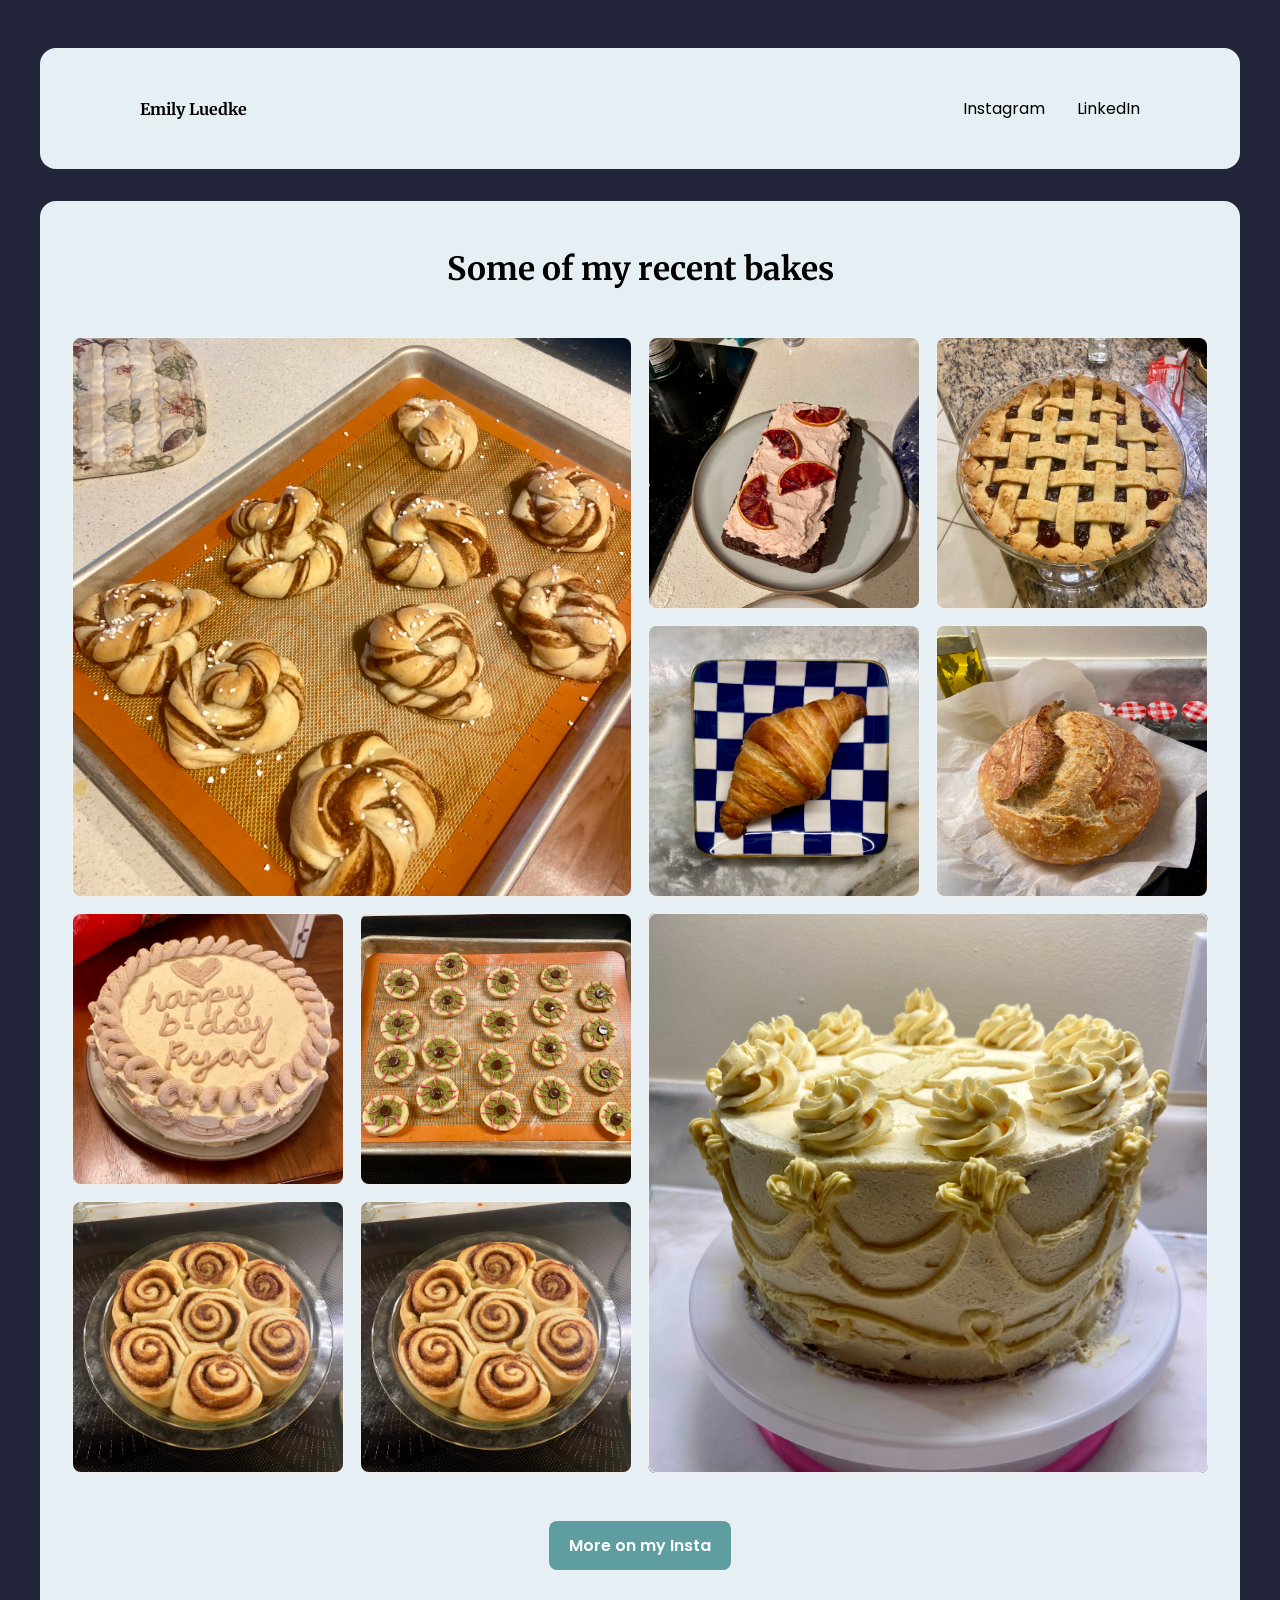
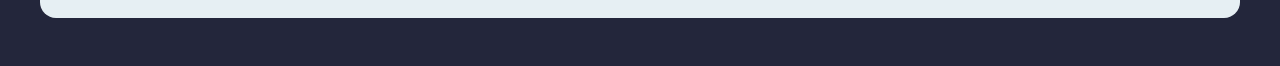
<file: bakes.html>
<!DOCTYPE html>
<html lang="en">
<head>
    <meta charset="UTF-8">
    <meta name="viewport" content="width=device-width, initial-scale=1.0">
    <title>Emily Luedke</title>
    <link rel="stylesheet" href="bake-style.css">
</head>

<body>
    <header>
        <nav>
            <ul>
                <li><a href="index.html">Emily Luedke</a></li>
                <li><a href="https://www.instagram.com/emilyluedke/">Instagram</a></li>
                <li><a href="https://www.linkedin.com/in/emily-luedke/">LinkedIn</a></li>
            </ul>
        </nav>
    </header>

    <section id="my-work">
        <h2>Some of my recent bakes</h2>
        <div id="test" class="grid-container">
            
            <div style="grid-area: img1" class="flip-box">
                <div class="flip-box-inner">
                    <div class="flip-box-front">
                        <img  src="bakes/kanellbular.jpg" alt="">
                    </div>
                    <div class="flip-box-back">
                        <div>Kanelbullar (Swedish cardamom buns)</div>
                    </div>
                </div>
            </div>

            <div style="grid-area: img2" class="flip-box">
                <div class="flip-box-inner">
                    <div class="flip-box-front">
                        <img src="bakes/blood-orange.jpg" alt="liuywehrf">
                    </div>
                    <div class="flip-box-back">
                        <div>Blood oranage chocolate cake</div>
                    </div>
                </div>
            </div>

            <div style="grid-area: img3" class="flip-box">
                <div class="flip-box-inner">
                    <div class="flip-box-front">
                        <img  src="bakes/cherry-pie.jpg" alt="">
                    </div>
                    <div class="flip-box-back">
                        <div>Cherry pie</div>
                    </div>
                </div>
            </div>

            <div style="grid-area: img4" class="flip-box">
                <div class="flip-box-inner">
                    <div class="flip-box-front">
                        <img  src="bakes/croisant.jpg" alt="">
                    </div>
                    <div class="flip-box-back">
                        <div>Croissants</div>
                    </div>
                </div>
            </div>

            <div style="grid-area: img5" class="flip-box">
                <div class="flip-box-inner">
                    <div class="flip-box-front">
                        <img  src="bakes/sourdough.jpeg" alt="">
                    </div>
                    <div class="flip-box-back">
                        <div>Sourdough bread</div>
                    </div>
                </div>
            </div>

            <div style="grid-area: img6" class="flip-box">
                <div class="flip-box-inner">
                    <div class="flip-box-front">
                        <img  src="bakes/cake.jpeg" alt="">
                    </div>
                    <div class="flip-box-back">
                        <div>Cardamom orange cake</div>
                    </div>
                </div>
            </div>

            <div style="grid-area: img7" class="flip-box">
                <div class="flip-box-inner">
                    <div class="flip-box-front">
                        <img  src="bakes/halloween.jpeg" alt="">
                    </div>
                    <div class="flip-box-back">
                        <div>Spooky sugar cookies</div>
                    </div>
                </div>
            </div>

            <div style="grid-area: img8" class="flip-box">
                <div class="flip-box-inner">
                    <div class="flip-box-front">
                        <img  src="bakes/cake2.jpeg" alt="">
                    </div>
                    <div class="flip-box-back">
                        <div>Mango sticky rice cake</div>
                    </div>
                </div>
            </div>

            <div style="grid-area: img9" class="flip-box">
                <div class="flip-box-inner">
                    <div class="flip-box-front">
                        <img  src="bakes/cinnamon-rolls.jpeg" alt="">
                    </div>
                    <div class="flip-box-back">
                        <div>Cinnamon rolls</div>
                    </div>
                </div>
            </div>

            <div style="grid-area: img10" class="flip-box">
                <div class="flip-box-inner">
                    <div class="flip-box-front">
                        <img  src="bakes/cinnamon-rolls.jpeg" alt="">
                    </div>
                    <div class="flip-box-back">
                        <div>Tejuygxt.</div>
                    </div>
                </div>
            </div>
           
            <!-- <img style="grid-area: img1" src="bakes/kanellbular.jpg" alt="">  -->
            <!-- <img style="grid-area: img2" src="bakes/blood-orange.jpg" alt="">  -->
            <!-- <img style="grid-area: img3" src="bakes/cherry-pie.jpg" alt=""> -->
            <!-- <img style="grid-area: img4" src="bakes/croisant.jpg" alt=""> -->
            <!-- <img style="grid-area: img5" src="bakes/sourdough.jpeg" alt=""> -->
            <!-- <img style="grid-area: img6" src="bakes/cake.jpeg" alt=""> -->
            <!-- <img style="grid-area: img7" src="bakes/halloween.jpeg" alt=""> -->
            <img style="grid-area: img8" src="bakes/cinnamon-rolls.jpeg" alt="">
            <!-- <img style="grid-area: img9" src="bakes/cinnamon-rolls.jpeg" alt=""> -->
            <!-- <img style="grid-area: img3" src="bakes/cinnamon-rolls.jpeg" alt=""> -->
        <!-- <span style="grid-area: img3"></span> -->
        </div>
        <a href="https://www.instagram.com/emilyluedke/" class="cta-button">More on my Insta</a>
    </section>
</body>
</file>
<file: bake-style.css>
@import url('https://fonts.googleapis.com/css2?family=Cormorant+Garamond:ital,wght@0,300..700;1,300..700&display=swap');
@import url('https://fonts.googleapis.com/css2?family=Cormorant+Garamond:ital,wght@0,300..700;1,300..700&family=Poppins:ital,wght@0,100;0,200;0,300;0,400;0,500;0,600;0,700;0,800;0,900;1,100;1,200;1,300;1,400;1,500;1,600;1,700;1,800;1,900&display=swap');
@import url('https://fonts.googleapis.com/css2?family=Cormorant+Garamond:ital,wght@0,300..700;1,300..700&family=Merriweather:ital,opsz,wght@0,18..144,300..900;1,18..144,300..900&family=Poppins:ital,wght@0,100;0,200;0,300;0,400;0,500;0,600;0,700;0,800;0,900;1,100;1,200;1,300;1,400;1,500;1,600;1,700;1,800;1,900&display=swap');

:root {
    --base-color: #ffffff;
    --text-color: #000000;
    --primary-color: #5F9EA0;
    --secondary-color: #9999ff;
    --color-1: #F9F6F3;
    --color-2: #F3F7F9;
    --color-3: #F6F3F9;
    --color-4: #23263B;
    --color-5: #e6eff3;
}

* {
    margin: 0;
    padding: 0;
    box-sizing: border-box;
}

html {
    font-family: Poppins,'Segoe UI', Tahoma, Geneva, Verdana, sans-serif;
    color: var(--text-color);
}

body {
    padding: 1em;
    background-color: var(--color-4);
    /*background-image: url('images/baker.JPG');*/
    background-size: auto;
}

h1, h2, h3 {
    font-family: Merriweather, Poppins, 'Segoe UI', Tahoma, Geneva, Verdana, sans-serif;
}

nav {
    margin: 1em auto 1em auto;
    width: min(1000px, 100%);
}

nav ul {
    display: flex;
    align-items: center;
    list-style-type: none;
    gap: 2em;
}

nav li:first-child {
    margin-right: auto;
    font-family: Merriweather, Poppins;
    font-weight: bold;
}

nav a {
    text-decoration: none;
    color: var(--text-color);
}

nav a:hover {
    text-decoration: underline;
}

header, section {
    margin: 2em auto;
    width: min(75em, 100%);
    background-color: var(--color-5);
    padding: min(2em, 15%);
    border-radius: 1em;
}

.flex-container {
    display: flex;
    justify-content: center;
    align-items: center;
    flex-wrap: wrap;
    gap: 3em;
}

header img {
    max-width: 100%;
    border-radius: 1em;
    object-fit: cover;
    object-position: bottom;
}

.text-container {
    flex: 0 1 34em;
}

h1 {
    font-size: 2.5rem;
}

.text-container p {
    margin: .75em 0 1em 0;
    font-size: 1.25rem;
}

.cta-button {
    display: inline-block;
    text-decoration: none;
    color: white;
    background-color: var(--primary-color);
    padding: .75em 1.25em;
    border-radius: .5em;
    font-weight: 600;
}

.secondary {
    background-color: var(--secondary-color);
}

section {
    padding: 3em min(2em, 15%);
    background-color: var(--color-2);
    text-align: center;
}

h2 {
    font-size: 2rem;
}

section p {
    margin-top: 1em;
    font-size: 1.25rem;
}

section#my-work {
    background-color: var(--color-5);
}


details {
    margin-top: 1em;
    background-color: var(--base-color);
    border-radius: 1em;
}

details summary {
    padding: 1em;
    font-size: 1.7rem;
    font-family: Merriweather, Poppins, 'Segoe UI', Tahoma, Geneva, Verdana, sans-serif;
}

details p {
    padding: 0 2em 2em 2em;
}

footer {
    padding-bottom: 1.5em;
    text-align: center;
}

footer a {
    margin: 0 1em;
    text-decoration: none;
    color: var(--text-color);
}

footer a:hover {
    text-decoration: underline;
}

@media(max-width: 988px) {
    header {
        text-align: center;
    }

    header .text-container {
        padding-top: 0;
    }
}

@media(max-width: 640px) {
    nav li {
        display: none;
    }

    nav li:first-child, 
    nav li:last-child {
        display: block;
    }

    header {
        margin-top: 0;
    }

    .cta-button {
        margin-top: .5em;
        width: 100%;
    }

    .grid-container {
        display: flex;
        flex-direction: column;
    }

    .text-container p {
        font-size: 1rem;
    }

    h2 {
        font-size: 1.5rem;
    }
}


.grid-container {
    margin-top: 3em;
    margin-bottom: 3em;
    display: grid;
    width: 100%;
    grid-template-columns: repeat(4, 1fr);
    grid-template-rows: repeat(4, 1fr);
    grid-template-areas: 
    "img1 img1 img2 img3"
    "img1 img1 img4 img5"
    "img6 img7 img8 img8"
    "img9 img10 img8 img8";
    gap: 1em;
}

.grid-container img {
    height: 100%;
    width: 100%;
    border-radius: .5em;
    transition: 100ms ease;
}

/*
.grid-container img:hover {
    scale: 1.05;
}
*/

/* The flip box container - set the width and height to whatever you want. We have added the border property to demonstrate that the flip itself goes out of the box on hover (remove perspective if you don't want the 3D effect */
.flip-box {
  background-color: var(--color-5);
  width: 1fr;
  height: 1fr;
  border: 1px solid #f1f1f1;
  perspective: 1000px; /* Remove this if you don't want the 3D effect */
  border-radius: .5em;
  transition: 1s ease;
}

/* This container is needed to position the front and back side */
.flip-box-inner {
  position: relative;
  width: 100%;
  height: 100%;
  text-align: center;
  transition: transform 0.8s;
  transform-style: preserve-3d;
  border-radius: .5em;
  transition: 1s ease;
}

/* Do an horizontal flip when you move the mouse over the flip box container */
.flip-box:hover .flip-box-inner {
  transform: rotateY(180deg);
}

/* Position the front and back side */
.flip-box-front, .flip-box-back {
  position: absolute;
  width: 100%;
  height: 100%;
  -webkit-backface-visibility: hidden; /* Safari */
  backface-visibility: hidden;
  border-radius: .5em;
  transition: 1s ease;
}

/* Style the front side (fallback if image is missing) */
.flip-box-front {
  background-color: #bbb;
  color: black;
}

.flip-box-back div {
    justify-content: center;
    align-items: center;
    display: flex;
    width: 100%;
    height: 100%;
}

/* Style the back side */
.flip-box-back {
  background-color: var(--color-4);
  color: white;
  transform: rotateY(180deg);
}
</file>
